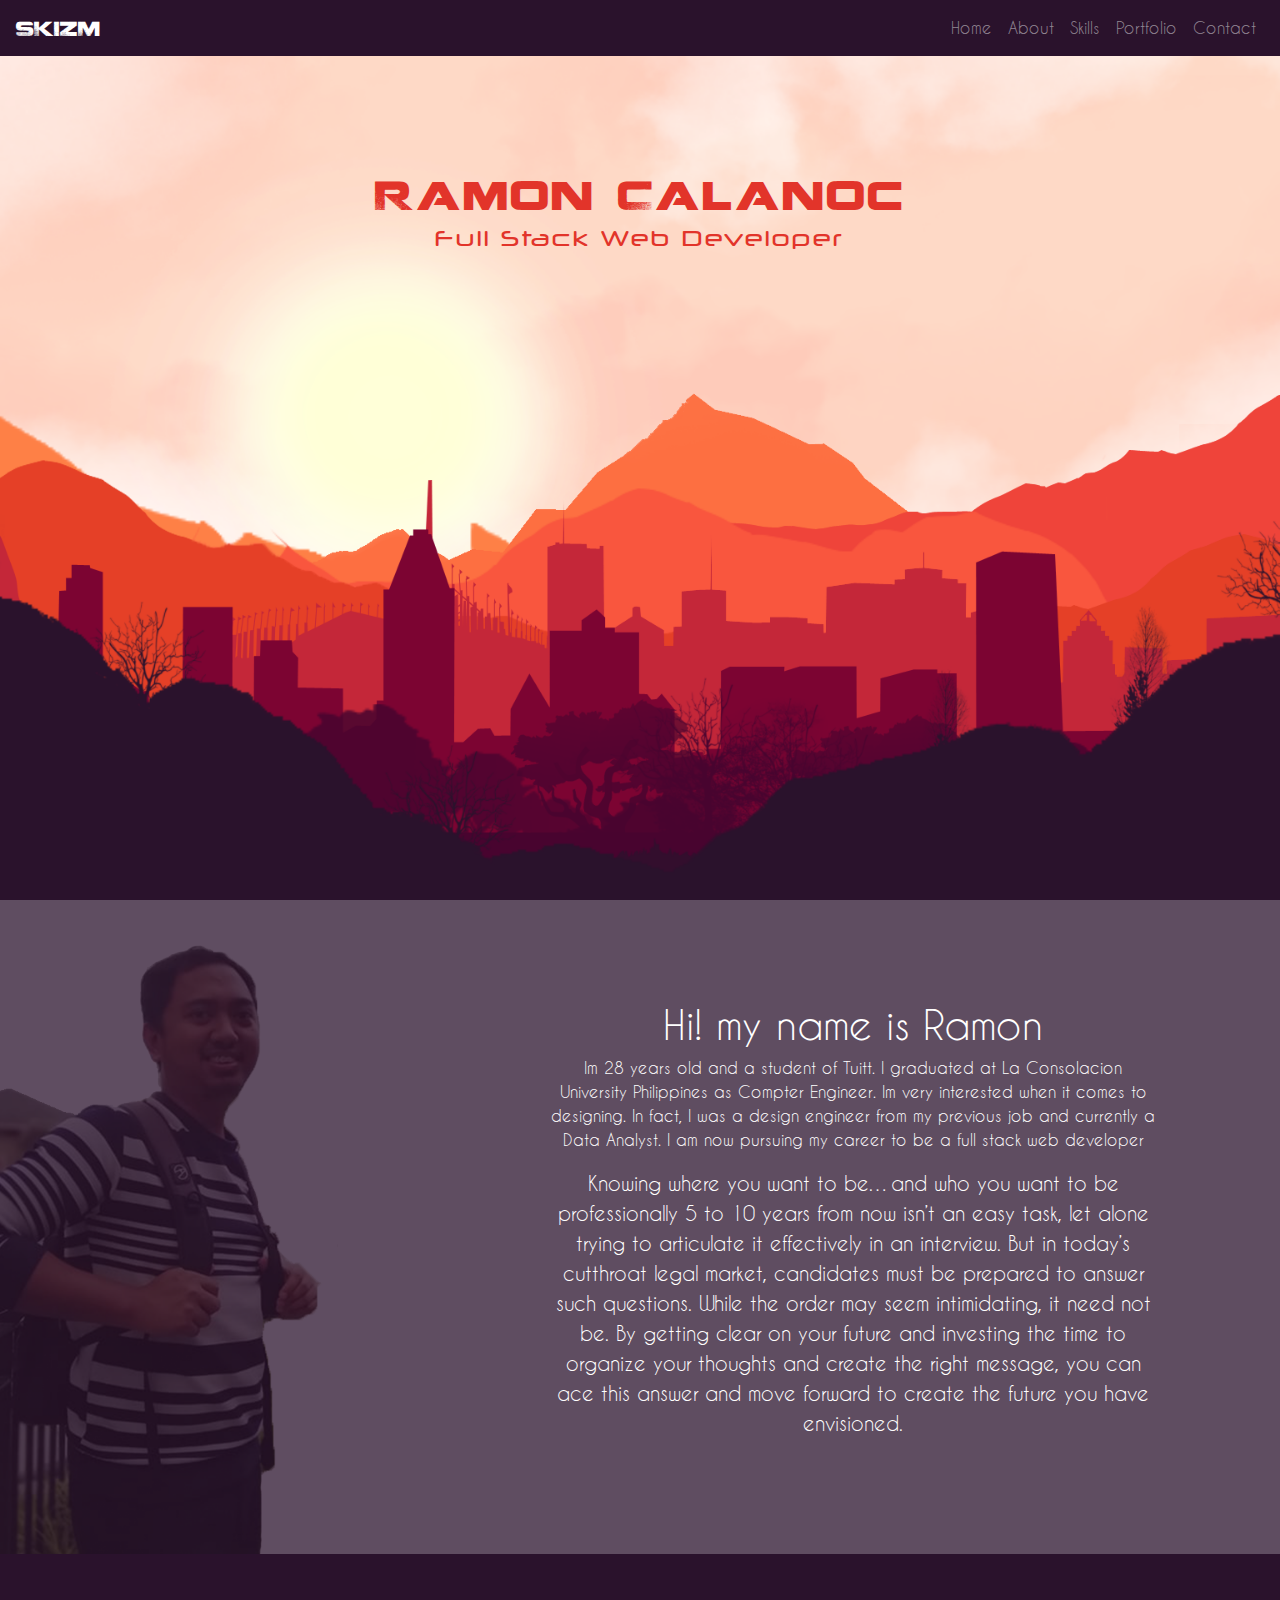
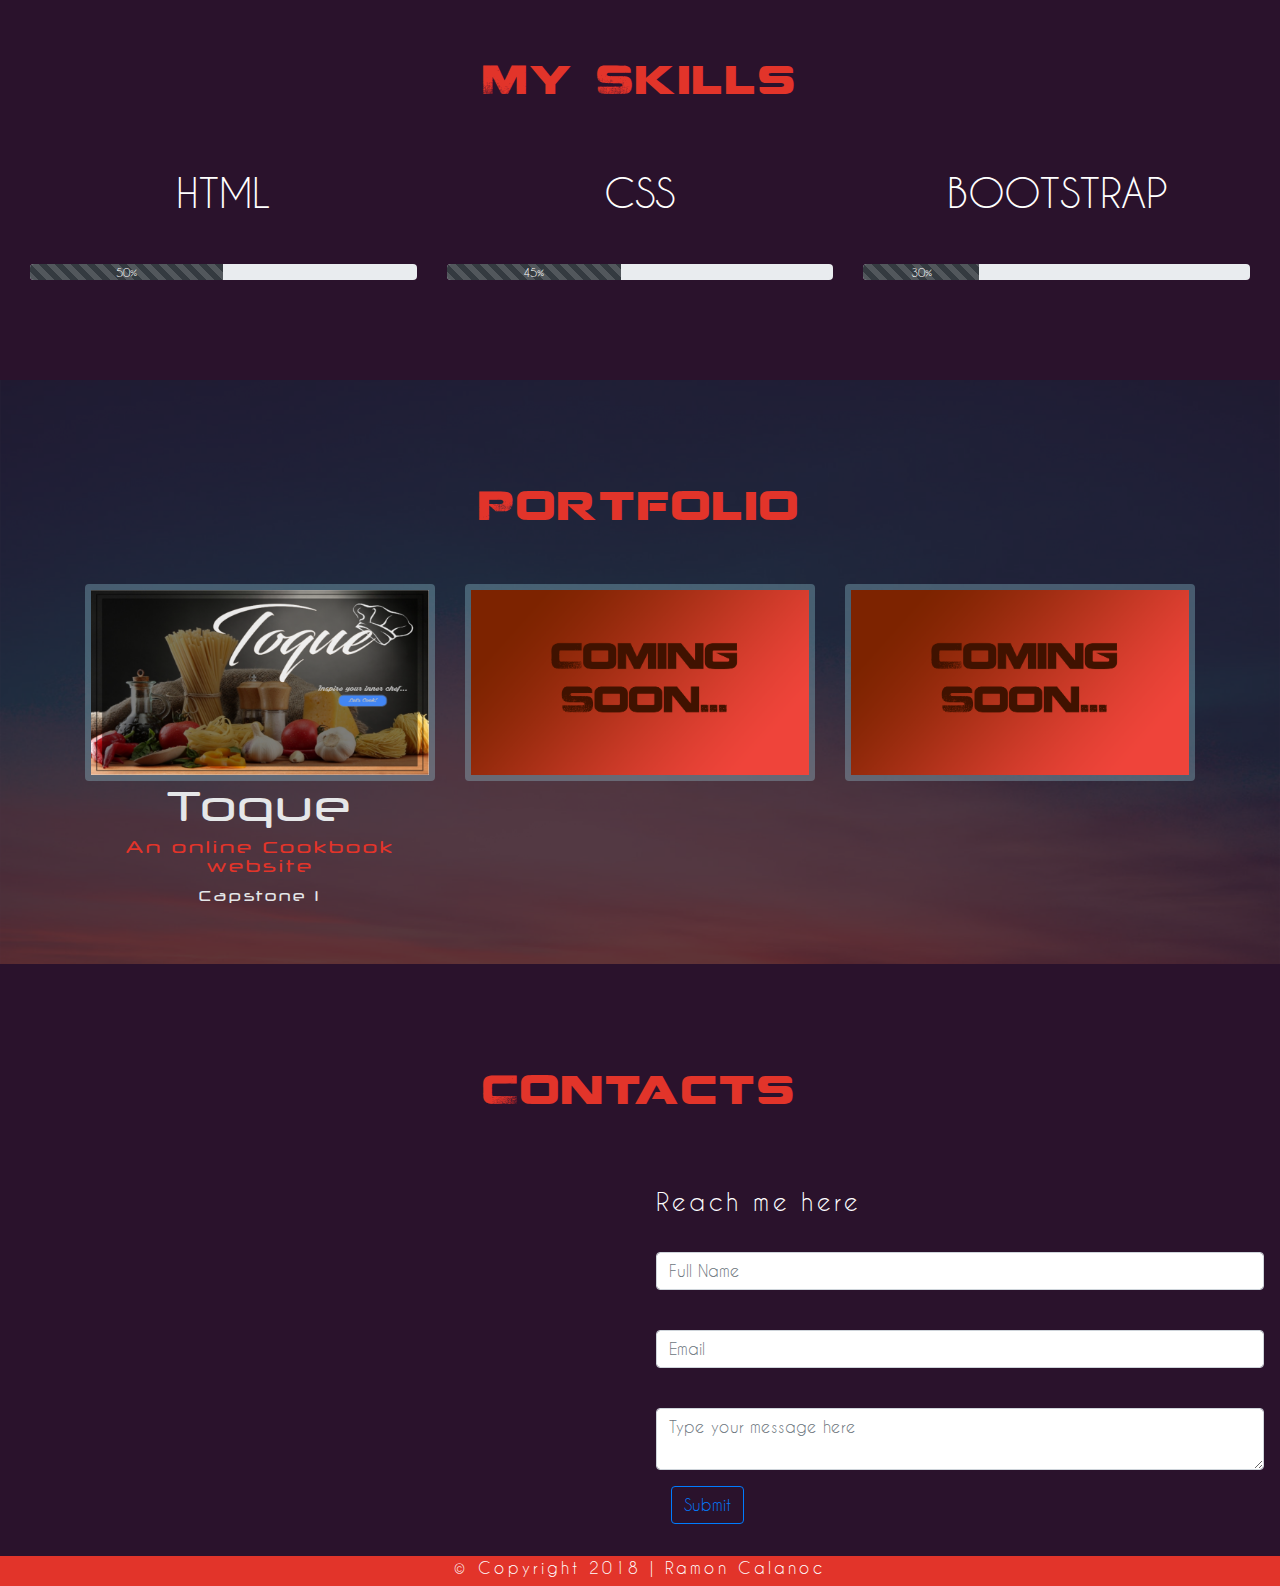
<file: index.html>
<!DOCTYPE html>
<html lang="en">
<head>
	<meta charset="utf-8">
	<meta name="viewport" content="width=device-width, initial-scale=1.0, maximum-scale=1.0, shrink-to-fit=no">
	<meta http-equiv="X-UA-Compatible" content="IE=Edge">

	<title>Ramon Calanoc | Dev Portfolio</title>

	<link rel="icon" type="image/ico" href="assets/images/main-logo.png" />

	<!-- link to fontawesome -->
	<link rel="stylesheet" href="https://use.fontawesome.com/releases/v5.3.1/css/all.css" integrity="sha384-mzrmE5qonljUremFsqc01SB46JvROS7bZs3IO2EmfFsd15uHvIt+Y8vEf7N7fWAU" crossorigin="anonymous">
	
	<!-- link to css styles -->
	<link rel="stylesheet" type="text/css" href="assets/css/bootstrap.min.css">
	<link rel="stylesheet" type="text/css" href="assets/css/animate.css">
	<link rel="stylesheet" type="text/css" href="assets/css/style.css">

	
	
</head>
<body>

	<div class="container-fluid">

		<div class="row">
			<nav class="navbar navbar-expand-lg navbar-dark col-lg-12 fixed-top">
			  <a class="navbar-brand" href="#">SKIZM</a>
			  <button class="navbar-toggler" type="button" data-toggle="collapse" data-target="#navbarSupportedContent" aria-controls="navbarSupportedContent" aria-expanded="false" aria-label="Toggle navigation">
			    <span class="navbar-toggler-icon"></span>
			  </button>

			  <div class="collapse navbar-collapse" id="navbarSupportedContent">
			    <ul class="navbar-nav ml-auto">
			      <li class="nav-item">
			        <a class="nav-link" href="#home">Home</a>
			      </li>
			      <li class="nav-item">
			        <a class="nav-link" href="#about">About</a>
			      </li>
			      <li class="nav-item">
			        <a class="nav-link" href="#skills">Skills</a>
			      </li>
			      <li class="nav-item">
			        <a class="nav-link" href="#portfolio">Portfolio</a>
			      </li>
			      <li class="nav-item">
			        <a class="nav-link" href="#contact">Contact</a>
			      </li>
			    </ul>
			  </div>
			</nav>   <!-- end of navbar -->
		</div> <!-- end of row -->


		<div id="home" class="row">
			
			<div class="row2 col-lg-12 title-head">
				<h1 class="text-center font1 ">Ramon Calanoc</h1>
				<h5 class="text-center font2">Full Stack Web Developer</h5>
			</div>
		</div>  <!-- end of home -->



		<div id="about" class="row">

			<div class="col-lg-5 col-md-7 text-justify"></div>

			<div class="about col-lg-6 col-md-5 text-center">
				<h1>Hi! my name is Ramon</h1>
				<p>Im 28 years old and a student of Tuitt. I graduated at La Consolacion University Philippines as Compter Engineer. Im very interested when it comes to designing. In fact, I was a design engineer from my previous job and currently a Data Analyst. I am now pursuing my career to be a full stack web developer</p>

				<p class="lead">Knowing where you want to be…and who you want to be professionally 5 to 10 years from now isn’t an easy task, let alone trying to articulate it effectively in an interview. But in today’s cutthroat legal market, candidates must be prepared to answer such questions. While the order may seem intimidating, it need not be. By getting clear on your future and investing the time to organize your thoughts and create the right message, you can ace this answer and move forward to create the future you have envisioned.</p>
			</div>	
		</div>   <!-- end of about -->


		<div id="skills" class="row">
			<div class="row2 col-lg-12 font1">
				<h1 class="text-center">My Skills</h1>
			</div>

			<div class="row col-lg-12 mx-auto">
				<div class="html col-lg-4 col-md-4 col-sm-12 contain-skills">
					<div class="fa-10x text-center fa-boarder">
					  	<i class="fab fa-html5"></i>
					 	<h1 class="my-5">HTML</h1>
					  	<div class="progress">
						  <div class="progress-bar progress-bar-striped progress-bar-animated bg-dark" role="progressbar" aria-valuenow="75" aria-valuemin="0" aria-valuemax="100" style="width: 50%">
						  	50%
						  </div>
						</div>
					</div>
				</div>

				<div class="html col-lg-4 col-md-4 col-sm-12 contain-skills">
					<div class="fa-10x text-center fa-boarder">
					 	<i class="fab fa-css3-alt"></i>
						<h1 class="my-5">CSS</h1>
						<div class="progress">
						  <div class="progress-bar progress-bar-striped progress-bar-animated bg-dark" role="progressbar" aria-valuenow="75" aria-valuemin="0" aria-valuemax="100" style="width: 45%">
						  	45%
						  </div>
						</div>
					</div>
				</div>

				<div class="html col-lg-4 col-md-4 col-sm-12 contain-skills">
					<div class="fa-10x text-center fa-boarder">
						<i class="fas fa-bold"></i>
						<h1 class="my-5">BOOTSTRAP</h1>
						<div class="progress">
						 	<div class="progress-bar progress-bar-striped progress-bar-animated bg-dark" role="progressbar" aria-valuenow="75" aria-valuemin="0" aria-valuemax="100" style="width: 30%">
						  	30%
							</div>
						</div>
					</div>
				</div>
			</div>
		</div>   <!-- end of skills -->


		<div id="portfolio" class="row portfolio">

			<div class="row2 col-lg-12 font1 mb-5">
				<h1 class="text-center">Portfolio</h1>
			</div>

			 <!-- start of lightbox -->
            <div class="container mb-5 text-center box">

              <div class="row">
                <div class="col-lg-4 col-md-4 col-sm-12 mb-2">
                    <a href="https://ramoncalanoc.github.io/capstone1/" target="_blank">
                         <img class="pict rounded " src="assets/images/caps1.png">
                    </a>
                    <h1 class="font2 fontcolor1">Toque</h1>
                    <h6 class="font2 fontcolor2">An online Cookbook website</h6>
                    <small class="font2 fontcolor1">Capstone 1</small>
                </div>

                <div class="col-lg-4 col-md-4 col-sm-12 mb-2">
                    <a href="#">
                         <img class="pict rounded " src="assets/images/caps-sample.png">
                    </a>
                </div>

                <div class="col-lg-4 col-md-4 col-sm-12 mb-2">
                    <a href="#">
                         <img class="pict rounded " src="assets/images/caps-sample.png">
                    </a>
                </div>

                
              </div>   <!-- end of row -->
            </div>   <!-- end of light box -->
			
		</div>   <!-- end of portfolio -->


		<div id="contact" class="row font3">

			<div class="row2 col-lg-12 font1 mb-5">
				<h1 class="text-center">Contacts</h1>
			</div>

			<div id="social" class="row col-lg-6 col-md-12 col-sm-12 mx-auto">

		        <div  class="col-lg-4 col-md-4 col-sm-12 text-center">
					<a href="https://www.facebook.com/ramon.calanoc">
						<div class="col-lg-4">
		          			<div class="fa-7x text-center fa-boarder">
								<i class="fab fa-facebook-square"></i>
							</div>
						</div>
					</a>
		        </div>

		        <div class="col-lg-4 col-md-4 col-sm-12 text-center">
		        	<a href="https://www.youtube.com/channel/UCZEKdPM75hZPd0CoC_WGHnQ">
			        	<div class="fa-7x text-center fa-boarder">
							<i class="fab fa-youtube-square"></i>
						</div>
					</a>
		        </div>

		        <div class="col-lg-4 col-md-4 col-sm-12 text-center">
		        	<a href="https://gitlab.com/tuitt/students/b6nc/ramon-c-calanoc">
			        	<div class="fa-7x text-center fa-boarder">
							<i class="fab fa-gitlab"></i>
						</div>
					</a>
		        </div>
		    </div>   <!-- for the social media -->


		          <div class="col-lg-6 col-md-12 col-sm-12 p-3">
		            <form class="form-horizontal">
		              <legend>Reach me here</legend>

		              <div class="form-group">
		                <label class="col-lg-12" for="fullname"></label>
		                <input id="fullname" name="fullname" placeholder="Full Name" class="form-control" type="text">
		              </div>

		              <div class="form-group">
		                <label class="col-lg-12" for="email"></label>
		                <input id="email" name="email" placeholder="Email" class="form-control" type="email">
		              </div>

		              <div class="form-group">
		                <label class="col-lg-12" for="message"></label>
		                <textarea class="form-control" id="message" name="message" placeholder="Type your message here"></textarea>
		              </div>

		              <div class="form-group">
		                <div class="col-lg-4">
		                  <button id="submit" name="submit" class="btn btn-outline-primary">Submit</button>
		                </div>
		              </div>
		            </form>
		          </div>   <!-- for the contact form -->
		      </div>
		</div>   <!-- end of contact -->

		<footer class="footer text-center font3">
			&copy; Copyright 2018 | Ramon Calanoc
		</footer>
	
	</div>   <!-- end of container -->







<!-- link to js -->
	<script type="text/javascript" src="assets/js/jquery-3.3.1.min.js"></script>
	<script src="https://cdnjs.cloudflare.com/ajax/libs/popper.js/1.14.3/umd/popper.min.js" integrity="sha384-ZMP7rVo3mIykV+2+9J3UJ46jBk0WLaUAdn689aCwoqbBJiSnjAK/l8WvCWPIPm49" crossorigin="anonymous"></script>
	<script type="text/javascript" src="assets/js/bootstrap.min.js"></script>

</body>
</html>
</file>
<file: assets/css/style.css>
@font-face {
    font-family: titlefont;
    src: url(../fonts/coalition.ttf);
}

@font-face {
    font-family: subtitle;
    src: url(../fonts/neuropol.ttf);
}

@font-face {
    font-family: contentfont;
    src: url(../fonts/caviar.ttf);
}

*{
  margin: 0px;
  padding: 0px;
}

.font1{
  font-family: titlefont;
  letter-spacing: 3px;
}

.font2{
  font-family: subtitle;
  letter-spacing: 3px;
}

.font3{
  font-family: contentfont;
  letter-spacing: 3px;
  color: white;
}

.fontcolor1{
  color: rgb(229, 231, 232);
}


.fontcolor2{
  color:rgb(226,52,42);
}

.navbar{
  background-color: rgb(42,18,44);

}

.navbar-brand{
  font-family: titlefont;
  color:rgb(226,52,42);
}

.navbar-nav{
  font-family: contentfont;
}

#nav{
  position: fixed;
  width: 100%;
}

#home{
  background-image: url(../images/background.png);
  background-position: center;
  background-size: cover;
  height: 100vh;
  margin-bottom: 0;
  padding-top: 70px;
}



.layer0 {
    position: absolute;
    left: 0px;
    top: 0px;
    height: 100vh;
    width: 100%;
    overflow: hidden;
    background-size: cover;
    z-index: 0;
}

.row2{
  margin-top: 100px;
  color:rgb(226,52,42);
}


#about{
  height: 100%;
  background-color: rgb(42,18,44);
  background: url(../images/pix1.png);
  background-size: cover; 
  font-family: contentfont;
}
  
.about{
  color:white;
  margin-top: 100px;
  margin-bottom: 100px;
}

#skills{
  height: 100%;
  background-color: rgb(42,18,44);
  font-family: contentfont;
}


.contain-title{
  margin-top: 100px;
  color: white;
  font-family: titlefont;
}

.contain-skills{
  margin-top: 10px;
  margin-bottom: 100px;
  color: white;
}

.portfolio{
  height: 100%;
  background: url(../images/pix2.png);
  background-size: cover;
}

#contact{

  height: 100%;
  background-color: rgb(42,18,44);

}

.footer{
  background-color: rgb(226,52,42);
  height: 30px;
  color: white;
  width:100%;
}

#social{
  margin-top: 100px;
}

.pict{
  width: 100%;
  border: 6px solid rgba(165, 226, 239, .3);
}


/*desktop style*/
@media only screen and (min-width: 961px){
	
}


/*table style*/
@media only screen and (min-width: 401px) and (max-width: 960px){
	
}


/*mobile style*/
@media only screen and (max-width: 400px){
	
}
</file>
